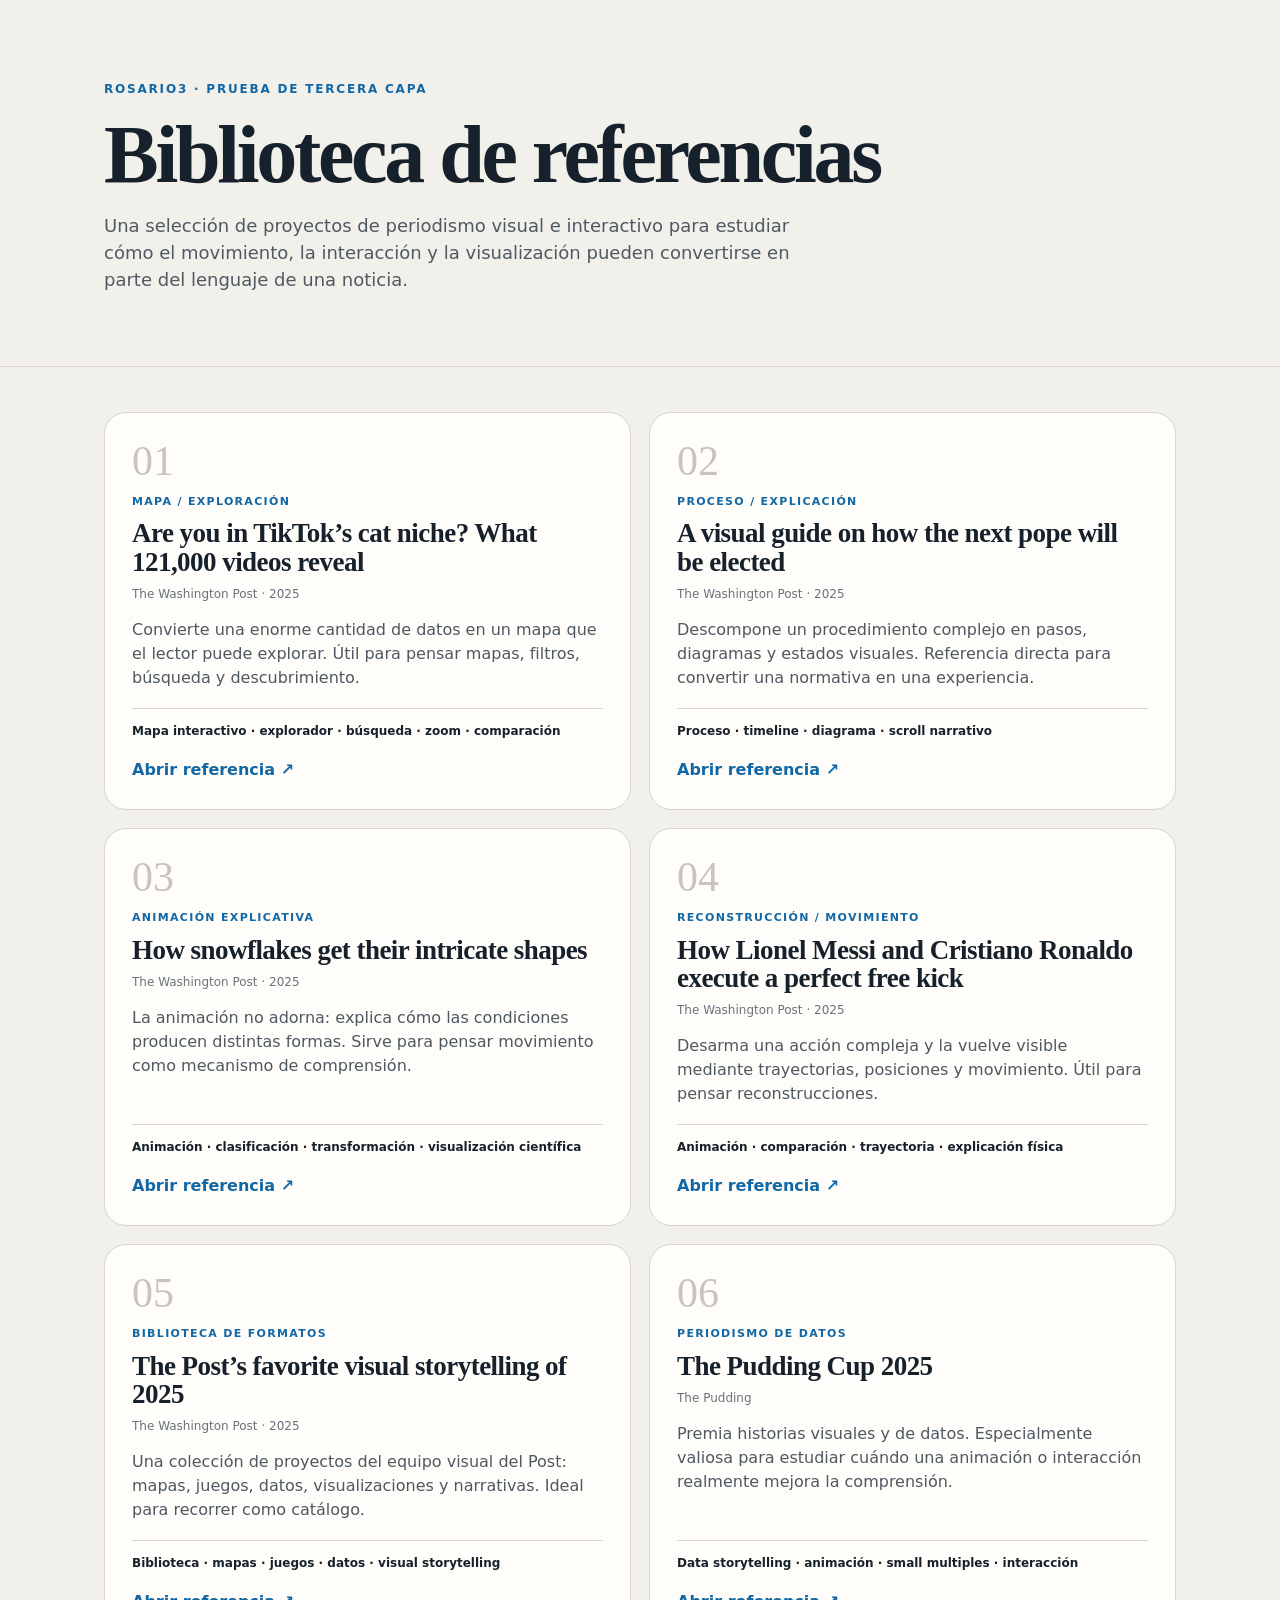
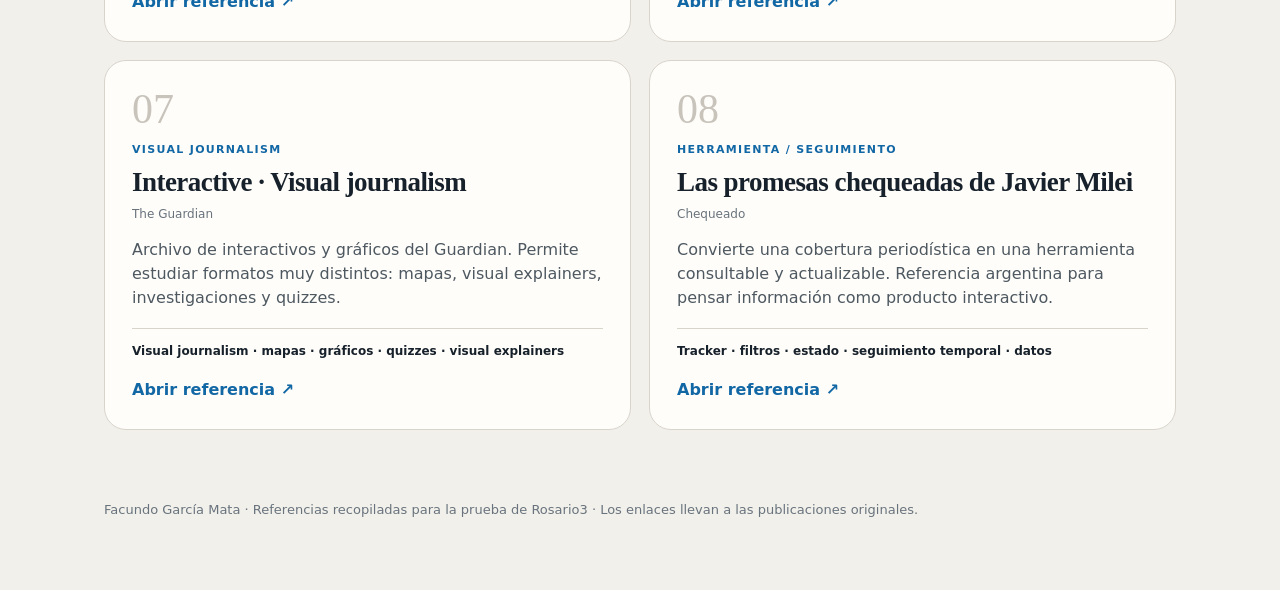
<file: preview.html>
<!doctype html><html lang="es"><head><meta charset="utf-8"><meta name="viewport" content="width=device-width,initial-scale=1">
<title>Referencias · Tercera capa editorial</title>
<style>
:root{--bg:#f2f0eb;--paper:#fffdf9;--ink:#17212b;--muted:#68737d;--line:#d8d4cc;--blue:#1267a5}
*{box-sizing:border-box}body{margin:0;background:var(--bg);color:var(--ink);font-family:Inter,system-ui,-apple-system,"Segoe UI",sans-serif;line-height:1.5}.wrap{max-width:1120px;margin:auto;padding:0 24px}
header{padding:80px 0 55px;border-bottom:1px solid var(--line)}.kicker{font-size:12px;font-weight:900;letter-spacing:.15em;text-transform:uppercase;color:var(--blue)}
h1{font-family:Georgia,serif;font-size:clamp(48px,7vw,82px);line-height:.95;letter-spacing:-.04em;margin:18px 0;max-width:900px}.intro{font-size:18px;color:#4f5961;max-width:720px}
.grid{display:grid;grid-template-columns:repeat(2,1fr);gap:18px;padding:45px 0 70px}.card{background:var(--paper);border:1px solid var(--line);border-radius:22px;padding:27px;display:flex;flex-direction:column;min-height:320px;transition:transform .2s,box-shadow .2s}.card:hover{transform:translateY(-3px);box-shadow:0 15px 35px rgba(20,30,40,.08)}
.num{font-family:Georgia,serif;font-size:42px;line-height:1;color:#c8c4bc}.category{font-size:11px;font-weight:900;letter-spacing:.12em;text-transform:uppercase;color:var(--blue);margin-top:12px}
h2{font-family:Georgia,serif;font-size:27px;line-height:1.05;letter-spacing:-.02em;margin:9px 0}.source{font-size:12px;color:var(--muted);margin-bottom:15px}.card p{color:#4d5861;margin:0 0 18px}.formats{font-size:12px;color:var(--ink);font-weight:750;border-top:1px solid var(--line);padding-top:13px;margin-top:auto}.visit{display:inline-block;margin-top:18px;color:var(--blue);font-weight:850;text-decoration:none}.visit:hover{text-decoration:underline}.footer{padding:0 0 70px;color:var(--muted);font-size:13px}
@media(max-width:720px){.grid{grid-template-columns:1fr}header{padding-top:55px}}
</style></head><body>
<header><div class="wrap"><div class="kicker">Rosario3 · prueba de tercera capa</div><h1>Biblioteca de referencias</h1>
<p class="intro">Una selección de proyectos de periodismo visual e interactivo para estudiar cómo el movimiento, la interacción y la visualización pueden convertirse en parte del lenguaje de una noticia.</p></div></header>
<main class="wrap"><div class="grid"><article class="card">
<div class="num">01</div>
<div class="category">Mapa / exploración</div>
<h2>Are you in TikTok’s cat niche? What 121,000 videos reveal</h2>
<div class="source">The Washington Post · 2025</div>
<p>Convierte una enorme cantidad de datos en un mapa que el lector puede explorar. Útil para pensar mapas, filtros, búsqueda y descubrimiento.</p>
<div class="formats">Mapa interactivo · explorador · búsqueda · zoom · comparación</div>
<a class="visit" href="https://www.washingtonpost.com/technology/interactive/2025/tiktok-algorithm-video-map-interests/" target="_blank" rel="noopener">Abrir referencia ↗</a>
</article><article class="card">
<div class="num">02</div>
<div class="category">Proceso / explicación</div>
<h2>A visual guide on how the next pope will be elected</h2>
<div class="source">The Washington Post · 2025</div>
<p>Descompone un procedimiento complejo en pasos, diagramas y estados visuales. Referencia directa para convertir una normativa en una experiencia.</p>
<div class="formats">Proceso · timeline · diagrama · scroll narrativo</div>
<a class="visit" href="https://www.washingtonpost.com/religion/interactive/2025/pope-election-conclave-process/" target="_blank" rel="noopener">Abrir referencia ↗</a>
</article><article class="card">
<div class="num">03</div>
<div class="category">Animación explicativa</div>
<h2>How snowflakes get their intricate shapes</h2>
<div class="source">The Washington Post · 2025</div>
<p>La animación no adorna: explica cómo las condiciones producen distintas formas. Sirve para pensar movimiento como mecanismo de comprensión.</p>
<div class="formats">Animación · clasificación · transformación · visualización científica</div>
<a class="visit" href="https://www.washingtonpost.com/climate-environment/interactive/2025/how-snowflakes-get-their-intricate-shapes/" target="_blank" rel="noopener">Abrir referencia ↗</a>
</article><article class="card">
<div class="num">04</div>
<div class="category">Reconstrucción / movimiento</div>
<h2>How Lionel Messi and Cristiano Ronaldo execute a perfect free kick</h2>
<div class="source">The Washington Post · 2025</div>
<p>Desarma una acción compleja y la vuelve visible mediante trayectorias, posiciones y movimiento. Útil para pensar reconstrucciones.</p>
<div class="formats">Animación · comparación · trayectoria · explicación física</div>
<a class="visit" href="https://www.washingtonpost.com/sports/interactive/2025/messi-ronaldo-free-kick-explain/" target="_blank" rel="noopener">Abrir referencia ↗</a>
</article><article class="card">
<div class="num">05</div>
<div class="category">Biblioteca de formatos</div>
<h2>The Post’s favorite visual storytelling of 2025</h2>
<div class="source">The Washington Post · 2025</div>
<p>Una colección de proyectos del equipo visual del Post: mapas, juegos, datos, visualizaciones y narrativas. Ideal para recorrer como catálogo.</p>
<div class="formats">Biblioteca · mapas · juegos · datos · visual storytelling</div>
<a class="visit" href="https://www.washingtonpost.com/nation/interactive/2025/washington-post-favorite-visual-stories/" target="_blank" rel="noopener">Abrir referencia ↗</a>
</article><article class="card">
<div class="num">06</div>
<div class="category">Periodismo de datos</div>
<h2>The Pudding Cup 2025</h2>
<div class="source">The Pudding</div>
<p>Premia historias visuales y de datos. Especialmente valiosa para estudiar cuándo una animación o interacción realmente mejora la comprensión.</p>
<div class="formats">Data storytelling · animación · small multiples · interacción</div>
<a class="visit" href="https://pudding.cool/pudding-cup/" target="_blank" rel="noopener">Abrir referencia ↗</a>
</article><article class="card">
<div class="num">07</div>
<div class="category">Visual journalism</div>
<h2>Interactive · Visual journalism</h2>
<div class="source">The Guardian</div>
<p>Archivo de interactivos y gráficos del Guardian. Permite estudiar formatos muy distintos: mapas, visual explainers, investigaciones y quizzes.</p>
<div class="formats">Visual journalism · mapas · gráficos · quizzes · visual explainers</div>
<a class="visit" href="https://www.theguardian.com/interactive" target="_blank" rel="noopener">Abrir referencia ↗</a>
</article><article class="card">
<div class="num">08</div>
<div class="category">Herramienta / seguimiento</div>
<h2>Las promesas chequeadas de Javier Milei</h2>
<div class="source">Chequeado</div>
<p>Convierte una cobertura periodística en una herramienta consultable y actualizable. Referencia argentina para pensar información como producto interactivo.</p>
<div class="formats">Tracker · filtros · estado · seguimiento temporal · datos</div>
<a class="visit" href="https://chequeado.com/promesas/javier-milei" target="_blank" rel="noopener">Abrir referencia ↗</a>
</article></div></main>
<footer class="footer"><div class="wrap">Facundo García Mata · Referencias recopiladas para la prueba de Rosario3 · Los enlaces llevan a las publicaciones originales.</div></footer>
</body></html>
</file>
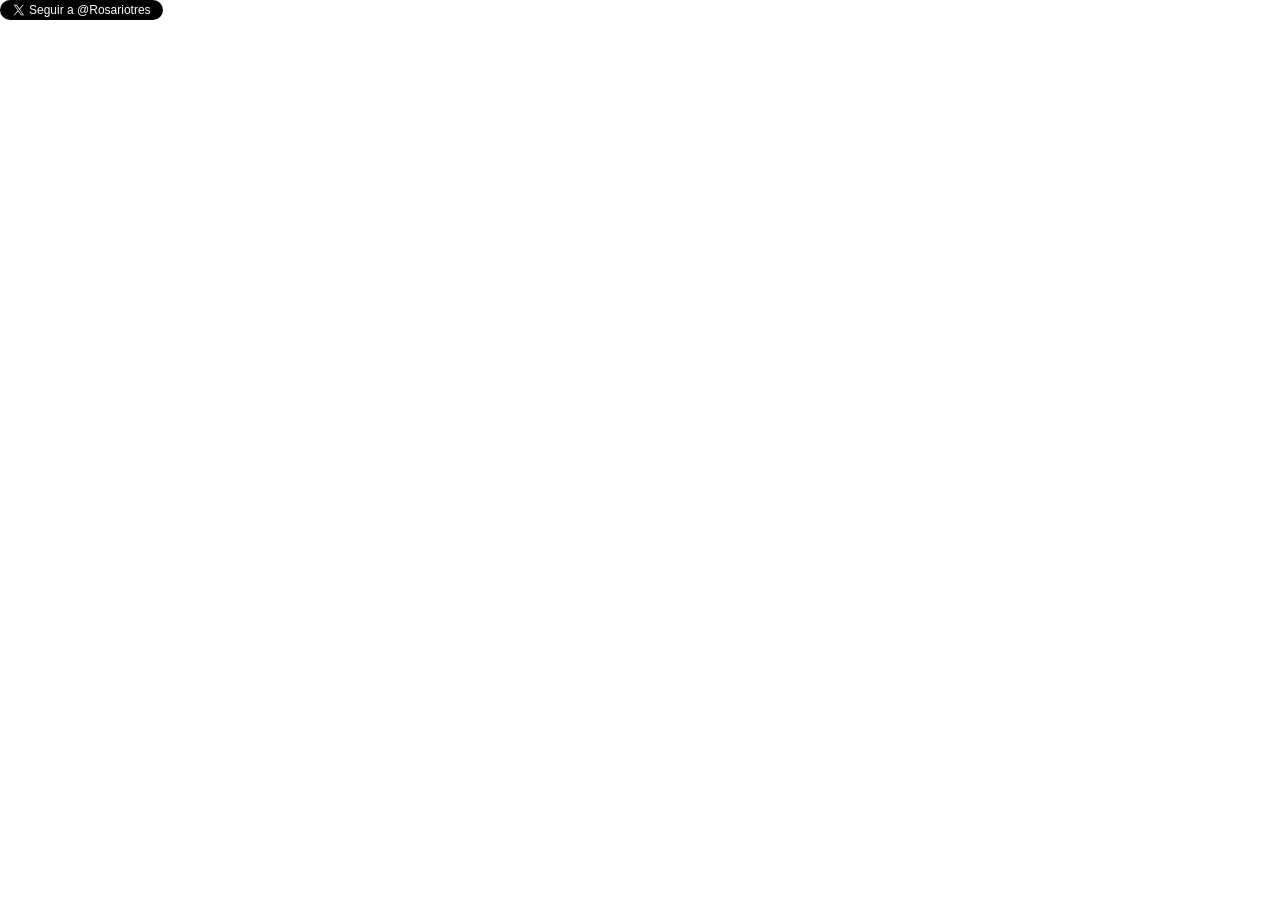
<file: Nuevas reglas para navegar_ el cambio de Prefectura que alcanza a lanchas y motos de agua _ Rosario3_files/follow_button.1227a5674072e080ffb1ba14ac0c1079.es.html>
<!DOCTYPE html>
<!-- saved from url=(0218)https://platform.twitter.com/widgets/follow_button.1227a5674072e080ffb1ba14ac0c1079.es.html#dnt=false&id=twitter-widget-0&lang=es&screen_name=Rosariotres&show_count=false&show_screen_name=true&size=m&time=1788231079892 -->
<html data-scribe="page:button" lang="es" class=" es"><head><meta http-equiv="Content-Type" content="text/html; charset=UTF-8">
  
  <title>X Follow Button</title>
  <!--<base target="_blank">--><base href="." target="_blank">
  <link rel="dns-prefetch" href="https://twitter.com/">
  <link rel="profile" href="http://microformats.org/profile/hcard">
  <style type="text/css">html{margin:0;padding:0;font:normal normal normal 12px/18px 'Helvetica Neue',Arial,sans-serif;color:#333;-webkit-user-select:none;-ms-user-select:none;-moz-user-select:none;user-select:none}body{margin:0;padding:0;background:0 0}a{outline:0;text-decoration:none}body.rtl{direction:rtl}#widget{display:inline-block;white-space:nowrap;overflow:hidden;text-align:left}#count,.btn,.btn .label,.btn-o,.count-o{display:inline-block;vertical-align:top;zoom:1}.btn-o{max-width:100%}.btn{position:relative;height:20px;box-sizing:border-box;padding:1px 12px 1px 12px;background-color:#000;color:#fff;border-radius:9999px;font-weight:500;cursor:pointer}.rtl .btn{padding:1px 12px 1px 12px}.btn:active,.btn:focus,.btn:hover{background-color:#333}.btn:active{box-shadow:inset 0 3px 5px rgba(0,0,0,.1)}.xl .btn:active{box-shadow:inset 0 3px 7px rgba(0,0,0,.1)}.btn i{position:relative;top:2px;display:inline-block;width:14px;height:14px;background:transparent 0 0 no-repeat;background-image:url("data:image/svg+xml,%3C%3Fxml version='1.0' encoding='utf-8'%3F%3E%3Csvg viewBox='0 0 32 32' fill='none' xmlns='http://www.w3.org/2000/svg'%3E%3Crect width='32' height='32' fill='none'/%3E%3Cpath d='M17.9686 14.1623L26.7065 4H24.6358L17.0488 12.8238L10.9891 4H4L13.1634 17.3432L4 28H6.07069L14.0827 18.6817L20.4822 28H27.4714L17.9681 14.1623H17.9686ZM15.1326 17.4607L14.2041 16.132L6.81679 5.55961H9.99723L15.9589 14.0919L16.8873 15.4206L24.6368 26.5113H21.4564L15.1326 17.4612V17.4607Z' fill='white'/%3E%3C/svg%3E%0A")}.btn .label{margin-left:3px;white-space:nowrap}.btn .label b{font-weight:500;white-space:nowrap}.rtl .btn .label{margin-right:3px}.rtl .btn .label b{display:inline-block;direction:ltr}.xl{font-size:13px;line-height:26px}.xl .btn{height:28px;border-radius:9999px;padding:1px 12px 1px 12px}.rtl.xl .btn{padding:1px 12px 1px 12px}.xl .btn i{top:4px;height:18px;width:18px}.xl .btn .label{margin-left:4px}.rtl.xl .btn .label{margin-right:4px}.aria{position:absolute;left:-999em}.rtl .aria{left:auto;right:-999em}.count-o{position:relative;background:#fff;border:#829aab solid 1px;border-radius:4px;visibility:hidden;min-height:18px;min-width:15px;text-align:center}#count{white-space:nowrap;color:#292f33}#count:focus,#count:hover{color:#333;text-decoration:underline}.ncount .count-o{display:none}.count-ready .count-o{visibility:visible}.count-o i,.count-o u{position:absolute;zoom:1;line-height:0;width:0;height:0;left:0;top:50%;margin:-4px 0 0 -4px;border:4px transparent solid;border-right-color:#829aab;border-left:0}.count-o u{margin-left:-3px;border-right-color:#fff}.rtl .count-o i,.rtl .count-o u{left:auto;right:0;margin:-4px -4px 0 0;border:4px transparent solid;border-left-color:#829aab;border-right:0}.rtl .count-o u{margin-right:-3px;border-left-color:#fff}.hcount .count-o{margin:0 0 0 5px}.hcount.rtl .count-o{margin:0 5px 0 0}.hcount #count{padding:0 8px}.xl .count-o{font-size:11px;border-radius:4px}.xl.hcount .count-o{margin:0 0 0 6px}.xl.rtl.hcount .count-o{margin:0 6px 0 0}.xl.hcount .count-o i,.xl.hcount .count-o u{margin:-5px 0 0 -5px;border-width:5px 5px 5px 0}.xl.hcount .count-o u{margin-left:-4px}.xl.rtl.hcount .count-o i,.xl.rtl.hcount .count-o u{margin:-5px -5px 0 0;border-width:5px 0 5px 5px}.xl.rtl.hcount .count-o u{margin-right:-4px}.xl #count{padding:0 8px}</style>
</head>
<body data-scribe="section:follow" class=" ltr ready ncount">
<div id="crx-mouse-redesign-content-root" style="position: fixed; top: 0px; left: 0px; width: 0px; height: 0px; overflow: visible; z-index: 2147483647; pointer-events: none;"></div><div id="widget">
  <div class="btn-o" contextmenu="menu" data-scribe="component:button"><a id="follow-button" class="btn" title="Seguir a @Rosariotres en X" href="https://x.com/intent/follow?original_referer=https%3A%2F%2Fwww.rosario3.com%2F&amp;ref_src=twsrc%5Etfw%7Ctwcamp%5Ebuttonembed%7Ctwterm%5Efollow%7Ctwgr%5ERosariotres&amp;region=follow_link&amp;screen_name=Rosariotres"><i></i><span class="label" id="l">Seguir a <b>@Rosariotres</b></span></a></div><div class="count-o" id="c" data-scribe="component:count"><i></i><u></u><a id="count" class="note" href="https://x.com/intent/user?original_referer=https%3A%2F%2Fwww.rosario3.com%2F&amp;ref_src=twsrc%5Etfw%7Ctwcamp%5Ebuttonembed%7Ctwterm%5Efollow%7Ctwgr%5ERosariotres&amp;region=count_link&amp;screen_name=Rosariotres"></a></div>
</div>
<div style="display:none">
  <menu type="context" id="menu" data-scribe="component:contextmenu">
    <menuitem id="m-follow" label="Follow user"></menuitem>
    <menuitem id="m-profile" label="View user on X"></menuitem>
    <menuitem id="m-tweet" label="Send post to user"></menuitem>
  </menu>
</div>
<script type="text/javascript">/* eslint-disable */

window.__twttr = window.__twttr || {};
/* by pass jshint unicode warning for translations */
var i18n = {"es":{"%{followers_count} followers":"%{followers_count} seguidores","%{name} on Twitter":"%{name} en Twitter","10k unit":"unidad de 10 mil","Follow":"Seguir","Follow %{name} on Twitter":"Sigue a %{name} en Twitter","Follow %{screen_name}":"Seguir a %{screen_name}","K":"k","This page has been shared %{tweets} times. View these Tweets.":"Esta página ha sido compartida %{tweets} veces. Ver estos Tweets.","Tweet":"Twittear","Tweet %{hashtag}":"Twittear %{hashtag}","Tweet to %{name}":"Twittear a %{name}","You are following %{name} on Twitter":"Estás siguiendo a %{name} en Twitter","Post":"Post","View user on X":"Ver usuario en X","View your profile on X":"Ver tu perfil en X","Post to %{name}":"Postear en %{name}","Follow %{name} on X":"Seguir a %{name} en X","You are following %{name} on X":"Sigues a %{name} en X","Post %{hashtag}":"Postear %{hashtag}","%{name} on X":"%{name} en X","Send post to user":"Enviar post al usuario"}};
window._ = function (s, reps) {
  s = (__twttr.lang && i18n[__twttr.lang] && i18n[__twttr.lang][s]) || s;
  if (!reps) return s;
  return s.replace(/\%\{([a-z0-9_]+)\}/gi, function (m, k) {
    return reps[k] || m;
  });
};
</script>
<script type="text/javascript">Function&&Function.prototype&&Function.prototype.bind&&(/(MSIE ([6789]|10|11))|Trident/.test(navigator.userAgent)||function(t){var e={};function n(r){if(e[r])return e[r].exports;var o=e[r]={i:r,l:!1,exports:{}};return t[r].call(o.exports,o,o.exports,n),o.l=!0,o.exports}n.m=t,n.c=e,n.d=function(t,e,r){n.o(t,e)||Object.defineProperty(t,e,{enumerable:!0,get:r})},n.r=function(t){"undefined"!=typeof Symbol&&Symbol.toStringTag&&Object.defineProperty(t,Symbol.toStringTag,{value:"Module"}),Object.defineProperty(t,"__esModule",{value:!0})},n.t=function(t,e){if(1&e&&(t=n(t)),8&e)return t;if(4&e&&"object"==typeof t&&t&&t.__esModule)return t;var r=Object.create(null);if(n.r(r),Object.defineProperty(r,"default",{enumerable:!0,value:t}),2&e&&"string"!=typeof t)for(var o in t)n.d(r,o,function(e){return t[e]}.bind(null,o));return r},n.n=function(t){var e=t&&t.__esModule?function(){return t.default}:function(){return t};return n.d(e,"a",e),e},n.o=function(t,e){return Object.prototype.hasOwnProperty.call(t,e)},n.p="https://platform.twitter.com/",n(n.s=108)}([,,function(t,e,n){var r=n(3);function o(t,e){var n;for(n in t)t.hasOwnProperty&&!t.hasOwnProperty(n)||e(n,t[n]);return t}function i(t){return{}.toString.call(t).match(/\s([a-zA-Z]+)/)[1].toLowerCase()}function s(t){return t===Object(t)}function c(t){var e;if(!s(t))return!1;if(Object.keys)return!Object.keys(t).length;for(e in t)if(t.hasOwnProperty(e))return!1;return!0}function u(t){return t?Array.prototype.slice.call(t):[]}t.exports={aug:function(t){return u(arguments).slice(1).forEach(function(e){o(e,function(e,n){t[e]=n})}),t},async:function(t,e){r.setTimeout(function(){t.call(e||null)},0)},compact:function t(e){return o(e,function(n,r){s(r)&&(t(r),c(r)&&delete e[n]),void 0!==r&&null!==r&&""!==r||delete e[n]}),e},contains:function(t,e){return!(!t||!t.indexOf)&&t.indexOf(e)>-1},forIn:o,isObject:s,isEmptyObject:c,toType:i,isType:function(t,e){return t==i(e)},toRealArray:u}},function(t,e){t.exports=window},,function(t,e){t.exports=location},function(t,e){t.exports=document},,function(t,e,n){var r=n(13),o=n(2);function i(t){return encodeURIComponent(t).replace(/\+/g,"%2B").replace(/'/g,"%27")}function s(t){return decodeURIComponent(t)}function c(t){var e=[];return o.forIn(t,function(t,n){var s=i(t);o.isType("array",n)||(n=[n]),n.forEach(function(t){r.hasValue(t)&&e.push(s+"="+i(t))})}),e.sort().join("&")}function u(t){var e={};return t?(t.split("&").forEach(function(t){var n=t.split("="),r=s(n[0]),i=s(n[1]);if(2==n.length){if(!o.isType("array",e[r]))return r in e?(e[r]=[e[r]],void e[r].push(i)):void(e[r]=i);e[r].push(i)}}),e):{}}t.exports={url:function(t,e){return c(e).length>0?o.contains(t,"?")?t+"&"+c(e):t+"?"+c(e):t},decodeURL:function(t){var e=t&&t.split("?");return 2==e.length?u(e[1]):{}},decode:u,encode:c,encodePart:i,decodePart:s}},,function(t,e,n){var r=n(3),o=n(11),i=n(23);o.hasPromiseSupport()||(r.Promise=i),t.exports=r.Promise},function(t,e,n){var r=n(6),o=n(22),i=n(3),s=n(2),c=o.userAgent;function u(t){return/(Trident|MSIE|Edge[/ ]?\d)/.test(t=t||c)}t.exports={retina:function(t){return(t=t||i).devicePixelRatio?t.devicePixelRatio>=1.5:!!t.matchMedia&&t.matchMedia("only screen and (min-resolution: 144dpi)").matches},anyIE:u,ie9:function(t){return/MSIE 9/.test(t=t||c)},ie10:function(t){return/MSIE 10/.test(t=t||c)},ios:function(t){return/(iPad|iPhone|iPod)/.test(t=t||c)},android:function(t){return/^Mozilla\/5\.0 \(Linux; (U; )?Android/.test(t=t||c)},canPostMessage:function(t,e){return t=t||i,e=e||c,t.postMessage&&!(u(e)&&t.opener)},touch:function(t,e,n){return t=t||i,e=e||o,n=n||c,"ontouchstart"in t||/Opera Mini/.test(n)||e.msMaxTouchPoints>0},cssTransitions:function(){var t=r.body.style;return void 0!==t.transition||void 0!==t.webkitTransition||void 0!==t.mozTransition||void 0!==t.oTransition||void 0!==t.msTransition},hasPromiseSupport:function(){return!!(i.Promise&&i.Promise.resolve&&i.Promise.reject&&i.Promise.all&&i.Promise.race&&(new i.Promise(function(e){t=e}),s.isType("function",t)));var t},hasIntersectionObserverSupport:function(){return!!i.IntersectionObserver},hasPerformanceInformation:function(){return i.performance&&i.performance.getEntriesByType}}},,function(t,e,n){var r=n(2),o=[!0,1,"1","on","ON","true","TRUE","yes","YES"],i=[!1,0,"0","off","OFF","false","FALSE","no","NO"];function s(t){return void 0!==t&&null!==t&&""!==t}function c(t){return a(t)&&t%1==0}function u(t){return a(t)&&!c(t)}function a(t){return s(t)&&!isNaN(t)}function f(t){return r.contains(i,t)}function l(t){return r.contains(o,t)}t.exports={hasValue:s,isInt:c,isFloat:u,isNumber:a,isString:function(t){return"string"===r.toType(t)},isArray:function(t){return s(t)&&"array"==r.toType(t)},isTruthValue:l,isFalseValue:f,asInt:function(t){if(c(t))return parseInt(t,10)},asFloat:function(t){if(u(t))return t},asNumber:function(t){if(a(t))return t},asBoolean:function(t){return!(!s(t)||!l(t)&&(f(t)||!t))}}},function(t,e,n){var r=n(50);t.exports=new r("__twttr")},function(t,e,n){var r=n(8),o=/(?:^|(?:https?:)?\/\/(?:www\.)?(?:x|twitter)\.com(?::\d+)?(?:\/intent\/(?:follow|user)\/?\?screen_name=|(?:\/#!)?\/))@?([\w]+)(?:\?|&|$)/i,i=/(?:^|(?:https?:)?\/\/(?:www\.)?(?:x|twitter)\.com(?::\d+)?\/(?:#!\/)?[\w_]+\/status(?:es)?\/)(\d+)/i,s=/^http(s?):\/\/(\w+\.)*(?:x|twitter)\.com([:/]|$)/i,c=/^http(s?):\/\/(ton|pbs)\.twimg\.com/,u=/^#?([^.,<>!\s/#\-()'"]+)$/,a=/(?:x|twitter)\.com(?::\d{2,4})?\/intent\/(\w+)/,f=/^https?:\/\/(?:www\.)?(?:x|twitter)\.com\/\w+\/timelines\/(\d+)/i,l=/^https?:\/\/(?:www\.)?(?:x|twitter)\.com\/i\/moments\/(\d+)/i,p=/^https?:\/\/(?:www\.)?(?:x|twitter)\.com\/(\w+)\/(?:likes|favorites)/i,d=/^https?:\/\/(?:www\.)?(?:x|twitter)\.com\/(\w+)\/lists\/([\w-%]+)/i,h=/^https?:\/\/(?:www\.)?(?:x|twitter)\.com\/i\/live\/(\d+)/i,m=/^https?:\/\/syndication\.(?:x|twitter)\.com\/settings/i,g=/^https?:\/\/(localhost|platform)\.(?:x|twitter)\.com(?::\d+)?\/widgets\/widget_iframe\.(.+)/i,v=/^https?:\/\/(?:www\.)?(?:x|twitter)\.com\/search\?q=(\w+)/i;function w(t){return"string"==typeof t&&o.test(t)&&RegExp.$1.length<=20}function y(t){if(w(t))return RegExp.$1}function _(t,e){var n=r.decodeURL(t);if(e=e||!1,n.screen_name=y(t),n.screen_name)return r.url("https://x.com/intent/"+(e?"follow":"user"),n)}function b(t){return"string"==typeof t&&u.test(t)}function x(t){return"string"==typeof t&&i.test(t)}t.exports={isHashTag:b,hashTag:function(t,e){if(e=void 0===e||e,b(t))return(e?"#":"")+RegExp.$1},isScreenName:w,screenName:y,isStatus:x,status:function(t){return x(t)&&RegExp.$1},intentForProfileURL:_,intentForFollowURL:function(t){return _(t,!0)},isTwitterURL:function(t){return s.test(t)},isTwimgURL:function(t){return c.test(t)},isIntentURL:function(t){return a.test(t)},isSettingsURL:function(t){return m.test(t)},isWidgetIframeURL:function(t){return g.test(t)},isSearchUrl:function(t){return v.test(t)},regexen:{profile:o},momentId:function(t){return l.test(t)&&RegExp.$1},collectionId:function(t){return f.test(t)&&RegExp.$1},intentType:function(t){return a.test(t)&&RegExp.$1},likesScreenName:function(t){return p.test(t)&&RegExp.$1},listScreenNameAndSlug:function(t){var e,n,r;if(d.test(t)){e=RegExp.$1,n=RegExp.$2;try{r=decodeURIComponent(n)}catch(t){}return{ownerScreenName:e,slug:r||n}}return!1},eventId:function(t){return h.test(t)&&RegExp.$1}}},function(t,e,n){var r=n(3).JSON;t.exports={stringify:r.stringify||r.encode,parse:r.parse||r.decode}},,,,,function(t,e,n){var r=n(6),o=n(5),i=n(43),s=n(45),c=n(13),u=n(46),a=!1,f=/https?:\/\/([^/]+).*/i;t.exports={setOn:function(){a=!0},enabled:function(t,e){return!!(a||c.asBoolean(u.val("dnt"))||s.isUrlSensitive(e||o.host)||i.isFramed()&&s.isUrlSensitive(i.rootDocumentLocation())||(t=f.test(t||r.referrer)&&RegExp.$1)&&s.isUrlSensitive(t))}}},function(t,e){t.exports=navigator},function(t,e,n){
/*!
 * @overview es6-promise - a tiny implementation of Promises/A+.
 * @copyright Copyright (c) 2014 Yehuda Katz, Tom Dale, Stefan Penner and contributors (Conversion to ES6 API by Jake Archibald)
 * @license   Licensed under MIT license
 *            See https://raw.githubusercontent.com/stefanpenner/es6-promise/master/LICENSE
 * @version   v4.2.5+7f2b526d
 */var r;r=function(){"use strict";function t(t){return"function"==typeof t}var e=Array.isArray?Array.isArray:function(t){return"[object Array]"===Object.prototype.toString.call(t)},n=0,r=void 0,o=void 0,i=function(t,e){p[n]=t,p[n+1]=e,2===(n+=2)&&(o?o(d):w())},s="undefined"!=typeof window?window:void 0,c=s||{},u=c.MutationObserver||c.WebKitMutationObserver,a="undefined"==typeof self&&"undefined"!=typeof process&&"[object process]"==={}.toString.call(process),f="undefined"!=typeof Uint8ClampedArray&&"undefined"!=typeof importScripts&&"undefined"!=typeof MessageChannel;function l(){var t=setTimeout;return function(){return t(d,1)}}var p=new Array(1e3);function d(){for(var t=0;t<n;t+=2)(0,p[t])(p[t+1]),p[t]=void 0,p[t+1]=void 0;n=0}var h,m,g,v,w=void 0;function y(t,e){var n=this,r=new this.constructor(x);void 0===r[b]&&M(r);var o=n._state;if(o){var s=arguments[o-1];i(function(){return k(o,r,s,n._result)})}else A(n,r,t,e);return r}function _(t){if(t&&"object"==typeof t&&t.constructor===this)return t;var e=new this(x);return P(e,t),e}a?w=function(){return process.nextTick(d)}:u?(m=0,g=new u(d),v=document.createTextNode(""),g.observe(v,{characterData:!0}),w=function(){v.data=m=++m%2}):f?((h=new MessageChannel).port1.onmessage=d,w=function(){return h.port2.postMessage(0)}):w=void 0===s?function(){try{var t=Function("return this")().require("vertx");return void 0!==(r=t.runOnLoop||t.runOnContext)?function(){r(d)}:l()}catch(t){return l()}}():l();var b=Math.random().toString(36).substring(2);function x(){}var E=void 0,T=1,R=2,S={error:null};function O(t){try{return t.then}catch(t){return S.error=t,S}}function I(e,n,r){n.constructor===e.constructor&&r===y&&n.constructor.resolve===_?function(t,e){e._state===T?j(t,e._result):e._state===R?U(t,e._result):A(e,void 0,function(e){return P(t,e)},function(e){return U(t,e)})}(e,n):r===S?(U(e,S.error),S.error=null):void 0===r?j(e,n):t(r)?function(t,e,n){i(function(t){var r=!1,o=function(t,e,n,r){try{t.call(e,n,r)}catch(t){return t}}(n,e,function(n){r||(r=!0,e!==n?P(t,n):j(t,n))},function(e){r||(r=!0,U(t,e))},t._label);!r&&o&&(r=!0,U(t,o))},t)}(e,n,r):j(e,n)}function P(t,e){var n,r;t===e?U(t,new TypeError("You cannot resolve a promise with itself")):(r=typeof(n=e),null===n||"object"!==r&&"function"!==r?j(t,e):I(t,e,O(e)))}function L(t){t._onerror&&t._onerror(t._result),N(t)}function j(t,e){t._state===E&&(t._result=e,t._state=T,0!==t._subscribers.length&&i(N,t))}function U(t,e){t._state===E&&(t._state=R,t._result=e,i(L,t))}function A(t,e,n,r){var o=t._subscribers,s=o.length;t._onerror=null,o[s]=e,o[s+T]=n,o[s+R]=r,0===s&&t._state&&i(N,t)}function N(t){var e=t._subscribers,n=t._state;if(0!==e.length){for(var r=void 0,o=void 0,i=t._result,s=0;s<e.length;s+=3)r=e[s],o=e[s+n],r?k(n,r,o,i):o(i);t._subscribers.length=0}}function k(e,n,r,o){var i=t(r),s=void 0,c=void 0,u=void 0,a=void 0;if(i){if((s=function(t,e){try{return t(e)}catch(t){return S.error=t,S}}(r,o))===S?(a=!0,c=s.error,s.error=null):u=!0,n===s)return void U(n,new TypeError("A promises callback cannot return that same promise."))}else s=o,u=!0;n._state!==E||(i&&u?P(n,s):a?U(n,c):e===T?j(n,s):e===R&&U(n,s))}var C=0;function M(t){t[b]=C++,t._state=void 0,t._result=void 0,t._subscribers=[]}var F=function(){function t(t,n){this._instanceConstructor=t,this.promise=new t(x),this.promise[b]||M(this.promise),e(n)?(this.length=n.length,this._remaining=n.length,this._result=new Array(this.length),0===this.length?j(this.promise,this._result):(this.length=this.length||0,this._enumerate(n),0===this._remaining&&j(this.promise,this._result))):U(this.promise,new Error("Array Methods must be provided an Array"))}return t.prototype._enumerate=function(t){for(var e=0;this._state===E&&e<t.length;e++)this._eachEntry(t[e],e)},t.prototype._eachEntry=function(t,e){var n=this._instanceConstructor,r=n.resolve;if(r===_){var o=O(t);if(o===y&&t._state!==E)this._settledAt(t._state,e,t._result);else if("function"!=typeof o)this._remaining--,this._result[e]=t;else if(n===D){var i=new n(x);I(i,t,o),this._willSettleAt(i,e)}else this._willSettleAt(new n(function(e){return e(t)}),e)}else this._willSettleAt(r(t),e)},t.prototype._settledAt=function(t,e,n){var r=this.promise;r._state===E&&(this._remaining--,t===R?U(r,n):this._result[e]=n),0===this._remaining&&j(r,this._result)},t.prototype._willSettleAt=function(t,e){var n=this;A(t,void 0,function(t){return n._settledAt(T,e,t)},function(t){return n._settledAt(R,e,t)})},t}(),D=function(){function e(t){this[b]=C++,this._result=this._state=void 0,this._subscribers=[],x!==t&&("function"!=typeof t&&function(){throw new TypeError("You must pass a resolver function as the first argument to the promise constructor")}(),this instanceof e?function(t,e){try{e(function(e){P(t,e)},function(e){U(t,e)})}catch(e){U(t,e)}}(this,t):function(){throw new TypeError("Failed to construct 'Promise': Please use the 'new' operator, this object constructor cannot be called as a function.")}())}return e.prototype.catch=function(t){return this.then(null,t)},e.prototype.finally=function(e){var n=this.constructor;return t(e)?this.then(function(t){return n.resolve(e()).then(function(){return t})},function(t){return n.resolve(e()).then(function(){throw t})}):this.then(e,e)},e}();return D.prototype.then=y,D.all=function(t){return new F(this,t).promise},D.race=function(t){var n=this;return e(t)?new n(function(e,r){for(var o=t.length,i=0;i<o;i++)n.resolve(t[i]).then(e,r)}):new n(function(t,e){return e(new TypeError("You must pass an array to race."))})},D.resolve=_,D.reject=function(t){var e=new this(x);return U(e,t),e},D._setScheduler=function(t){o=t},D._setAsap=function(t){i=t},D._asap=i,D.polyfill=function(){var t=void 0;if("undefined"!=typeof global)t=global;else if("undefined"!=typeof self)t=self;else try{t=Function("return this")()}catch(t){throw new Error("polyfill failed because global object is unavailable in this environment")}var e=t.Promise;if(e){var n=null;try{n=Object.prototype.toString.call(e.resolve())}catch(t){}if("[object Promise]"===n&&!e.cast)return}t.Promise=D},D.Promise=D,D},t.exports=r()},function(t,e,n){var r=n(10);t.exports=function(){var t=this;this.promise=new r(function(e,n){t.resolve=e,t.reject=n})}},,,,,,,,,,,,,function(t,e,n){var r,o,i,s=n(8);r=function(t){var e=t.search.substr(1);return s.decode(e)},o=function(t){var e=t.href,n=e.indexOf("#"),r=n<0?"":e.substring(n+1);return s.decode(r)},i=function(t){var e,n={},i=r(t),s=o(t);for(e in i)i.hasOwnProperty(e)&&(n[e]=i[e]);for(e in s)s.hasOwnProperty(e)&&(n[e]=s[e]);return n},t.exports={combined:i,fromQuery:r,fromFragment:o}},function(t,e,n){var r=n(39),o=n(8),i=n(41),s=n(51),c=n(2),u=n(14),a=n(10),f=u.get("scribeCallback"),l=2083,p=[],d=o.url(i.CLIENT_EVENT_ENDPOINT,{dnt:0,l:""}),h=encodeURIComponent(d).length;function m(t,e,n,r,o){var u=!c.isObject(t),l=!!e&&!c.isObject(e);if(!u&&!l)return f&&f(arguments),e=e||{},a.resolve(g(i.formatClientEventNamespace(t),i.formatClientEventData(e,n,r),s.settingsScribe(),o))}function g(t,e,n,s){var u;n&&c.isObject(t)&&c.isObject(e)&&(r.log(t,e),u=i.flattenClientEventPayload(t,e),s=c.aug({},s,{l:i.stringify(u)}),u.dnt&&(s.dnt=1),w(o.url(n,s)))}function v(t){return p.push(t),p}function w(t){return(new Image).src=t}t.exports={canFlushOneItem:function(t){var e=i.stringify(t),n=encodeURIComponent(e).length+3;return h+n<l},_enqueueRawObject:v,scribe:g,clientEvent:m,enqueueClientEvent:function(t,e,n,r){var o=!c.isObject(t),s=!!e&&!c.isObject(e);if(!o&&!s)return v(i.flattenClientEventPayload(i.formatClientEventNamespace(t),i.formatClientEventData(e,n,r)))},interaction:function(t,e,n,r){var o=i.extractTermsFromDOM(t.target||t.srcElement);return o.action=r||"click",m(o,e,n)},placePixel:w}},function(t,e,n){n(40),t.exports={log:function(t,e){}}},function(t,e,n){var r=n(5),o=n(3),i=n(2),s={},c=i.contains(r.href,"tw_debug=true");function u(){}function a(){}function f(){return o.performance&&+o.performance.now()||+new Date}function l(t,e){if(o.console&&o.console[t])switch(e.length){case 1:o.console[t](e[0]);break;case 2:o.console[t](e[0],e[1]);break;case 3:o.console[t](e[0],e[1],e[2]);break;case 4:o.console[t](e[0],e[1],e[2],e[3]);break;case 5:o.console[t](e[0],e[1],e[2],e[3],e[4]);break;default:0!==e.length&&o.console.warn&&o.console.warn("too many params passed to logger."+t)}}t.exports={devError:u,devInfo:a,devObject:function(t,e){},publicError:function(){l("error",i.toRealArray(arguments))},publicLog:function(){l("info",i.toRealArray(arguments))},publicWarn:function(){l("warn",i.toRealArray(arguments))},time:function(t){c&&(s[t]=f())},timeEnd:function(t){c&&s[t]&&(f(),s[t])}}},function(t,e,n){var r=n(42),o=n(6),i=n(21),s=n(47),c=n(49),u=n(16),a=n(14),f=n(15),l=n(2),p=1,d=r.version,h=a.get("clientEventEndpoint")||"https://syndication.twitter.com/i/jot";function m(t){return l.aug({client:"tfw"},t||{})}function g(t,e,n){return e=e||{},l.aug({},e,{_category_:t,triggered_on:e.triggered_on||+new Date,dnt:i.enabled(n)})}t.exports={extractTermsFromDOM:function t(e,n){var r;return n=n||{},e&&e.nodeType===Node.ELEMENT_NODE?((r=e.getAttribute("data-scribe"))&&r.split(" ").forEach(function(t){var e=t.trim().split(":"),r=e[0],o=e[1];r&&o&&!n[r]&&(n[r]=o)}),t(e.parentNode,n)):n},clickEventElement:function(t){var e=s.closest("[data-expanded-url]",t),n=e&&e.getAttribute("data-expanded-url");return n&&f.isTwitterURL(n)?"twitter_url":"url"},flattenClientEventPayload:function(t,e){return l.aug({},e,{event_namespace:t})},formatGenericEventData:g,formatClientEventData:function(t,e,n){var r=t&&t.widget_origin||o.referrer;return(t=g("tfw_client_event",t,r)).client_version=d,t.format_version=void 0!==n?n:1,e||(t.widget_origin=r),t},formatClientEventNamespace:m,formatHorizonTweetData:function(t){var e={item_ids:[],item_details:{}};return e.item_ids.push(t),e.item_details[t]={item_type:c.TWEET},e},formatTweetAssociation:function(t,e){var n={};return(e=e||{}).association_namespace=m(t),n[p]=e,n},noticeSeen:function(t){return"notice"===t.element&&"seen"===t.action},splitLogEntry:function(t){var e,n,r,o,i;return t.item_ids&&t.item_ids.length>1?(e=Math.floor(t.item_ids.length/2),n=t.item_ids.slice(0,e),r={},o=t.item_ids.slice(e),i={},n.forEach(function(e){r[e]=t.item_details[e]}),o.forEach(function(e){i[e]=t.item_details[e]}),[l.aug({},t,{item_ids:n,item_details:r}),l.aug({},t,{item_ids:o,item_details:i})]):[t]},stringify:function(t){var e,n=Array.prototype.toJSON;return delete Array.prototype.toJSON,e=u.stringify(t),n&&(Array.prototype.toJSON=n),e},CLIENT_EVENT_ENDPOINT:h,RUFOUS_REDIRECT:"https://platform.twitter.com/jot.html"}},function(t){t.exports={version:"6a3ad42b224df:1778106238597"}},function(t,e,n){var r=n(5),o=n(44),i=n(2),s=o.getCanonicalURL()||r.href,c=s;t.exports={isFramed:function(){return s!==c},rootDocumentLocation:function(t){return t&&i.isType("string",t)&&(s=t),s},currentDocumentLocation:function(){return c}}},function(t,e,n){var r=n(6),o=n(5),i=n(15);function s(t,e){var n,r;return e=e||o,/^https?:\/\//.test(t)?t:/^\/\//.test(t)?e.protocol+t:(n=e.host+(e.port.length?":"+e.port:""),0!==t.indexOf("/")&&((r=e.pathname.split("/")).pop(),r.push(t),t="/"+r.join("/")),[e.protocol,"//",n,t].join(""))}t.exports={absolutize:s,getCanonicalURL:function(){for(var t,e=r.getElementsByTagName("link"),n=0;e[n];n++)if("canonical"==(t=e[n]).rel)return s(t.href)},getScreenNameFromPage:function(){for(var t,e,n,o=[r.getElementsByTagName("a"),r.getElementsByTagName("link")],s=0,c=0,u=/\bme\b/;t=o[s];s++)for(c=0;e=t[c];c++)if(u.test(e.rel)&&(n=i.screenName(e.href)))return n},getHostname:function(t){var e=r.createElement("a");return e.setAttribute("href",t),e.hostname}}},function(t,e,n){var r=n(5),o=/^[^#?]*\.(gov|mil)(:\d+)?([#?].*)?$/i,i={};function s(t){return t in i?i[t]:i[t]=o.test(t)}t.exports={isUrlSensitive:s,isHostPageSensitive:function(){return s(r.host)}}},function(t,e,n){var r,o=n(6);function i(t){var e,n,i,s=0;for(r={},e=(t=t||o).getElementsByTagName("meta");e[s];s++){if(n=e[s],/^twitter:/.test(n.getAttribute("name")))i=n.getAttribute("name").replace(/^twitter:/,"");else{if(!/^twitter:/.test(n.getAttribute("property")))continue;i=n.getAttribute("property").replace(/^twitter:/,"")}r[i]=n.getAttribute("content")||n.getAttribute("value")}}i(),t.exports={init:i,val:function(t){return r[t]}}},function(t,e,n){var r=n(2),o=n(48);t.exports={closest:function t(e,n,i){var s;if(n)return i=i||n&&n.ownerDocument,s=r.isType("function",e)?e:function(t){return function(e){return!!e.tagName&&o(e,t)}}(e),n===i?s(n)?n:void 0:s(n)?n:t(s,n.parentNode,i)}}},function(t,e,n){var r=n(3).HTMLElement,o=r.prototype.matches||r.prototype.matchesSelector||r.prototype.webkitMatchesSelector||r.prototype.mozMatchesSelector||r.prototype.msMatchesSelector||r.prototype.oMatchesSelector;t.exports=function(t,e){if(o)return o.call(t,e)}},function(t){t.exports={TWEET:0,RETWEET:10,CUSTOM_TIMELINE:17,LIVE_VIDEO_EVENT:28,QUOTE_TWEET:23}},function(t,e,n){var r=n(3),o=n(2);function i(t){return o.isType("string",t)?t.split("."):o.isType("array",t)?t:[]}function s(t,e){(e=e||r)[t]=e[t]||{},Object.defineProperty(this,"base",{value:e[t]}),Object.defineProperty(this,"name",{value:t})}o.aug(s.prototype,{get:function(t){return i(t).reduce(function(t,e){if(o.isObject(t))return t[e]},this.base)},set:function(t,e,n){var r=i(t),s=function(t,e){var n=i(e).slice(0,-1);return n.reduce(function(t,e,r){if(t[e]=t[e]||{},!o.isObject(t[e]))throw new Error(n.slice(0,r+1).join(".")+" is already defined with a value.");return t[e]},t)}(this.base,t),c=r.slice(-1);return n&&c in s?s[c]:s[c]=e},init:function(t,e){return this.set(t,e,!0)},unset:function(t){var e=i(t),n=this.get(e.slice(0,-1));n&&delete n[e.slice(-1)]},aug:function(t){var e=this.get(t),n=o.toRealArray(arguments).slice(1);if(e=void 0!==e?e:{},n.unshift(e),!n.every(o.isObject))throw new Error("Cannot augment non-object.");return this.set(t,o.aug.apply(null,n))},call:function(t){var e=this.get(t),n=o.toRealArray(arguments).slice(1);if(!o.isType("function",e))throw new Error("Function "+t+"does not exist.");return e.apply(null,n)},fullPath:function(t){var e=i(t);return e.unshift(this.name),e.join(".")}}),t.exports=s},function(t,e,n){var r=n(14),o=n(52),i="https://syndication.twitter.com",s="https://platform.twitter.com",c=["https://syndication.twitter.com","https://cdn.syndication.twimg.com","https://localhost.twitter.com:8444"],u=["https://syndication.twitter.com","https://localhost.twitter.com:8445"],a=["https://platform.twitter.com","https://localhost.twitter.com",/^https:\/\/ton\.local\.twitter\.com\/syndication-internal\/embed-iframe\/[0-9A-Za-z_-]+\/app/],f=function(t,e){return t.some(function(t){return t instanceof RegExp?t.test(e):t===e})},l=function(){var t=r.get("backendHost");return t&&f(c,t)?t:"https://cdn.syndication.twimg.com"},p=function(){var t=r.get("settingsSvcHost");return t&&f(u,t)?t:i};function d(t,e){var n=[t];return e.forEach(function(t){n.push(function(t){var e=(t||"").toString(),n="/"===e.slice(0,1)?1:0,r=function(t){return"/"===t.slice(-1)}(e)?-1:void 0;return e.slice(n,r)}(t))}),n.join("/")}t.exports={cookieConsent:function(t){var e=t||[];return e.unshift("cookie/consent"),d(p(),e)},embedIframe:function(t,e){var n=t||[],i=s,c=r.get("embedIframeURL");return c&&f(a,c)?d(c,n)+".html":(n.unshift(o.getBaseURLPath(e)),d(i,n)+".html")},embedService:function(t){var e=t||[],n=i;return e.unshift("srv"),d(n,e)},eventVideo:function(t){var e=t||[];return e.unshift("video/event"),d(l(),e)},grid:function(t){var e=t||[];return e.unshift("grid/collection"),d(l(),e)},moment:function(t){var e=t||[];return e.unshift("moments"),d(l(),e)},settings:function(t){var e=t||[];return e.unshift("settings"),d(p(),e)},settingsScribe:function(t){var e=t||[];return e.unshift("i/jot/embeds"),d(p(),e)},timeline:function(t){var e=t||[];return e.unshift("timeline"),d(l(),e)},tweetBatch:function(t){var e=t||[];return e.unshift("tweets.json"),d(l(),e)},video:function(t){var e=t||[];return e.unshift("widgets/video"),d(l(),e)}}},function(t,e){t.exports={getBaseURLPath:function(t){switch(t&&t.tfw_team_holdback_11929&&t.tfw_team_holdback_11929.bucket){case"control":return"embed-holdback";case"holdback_prod":return"embed-holdback-prod";default:return"embed"}}}},function(t,e){t.exports=["hi","zh-cn","fr","zh-tw","msa","fil","fi","sv","pl","ja","ko","de","it","pt","es","ru","id","tr","da","no","nl","hu","fa","ar","ur","he","th","cs","uk","vi","ro","bn","el","en-gb","gu","kn","mr","ta","bg","ca","hr","sr","sk"]},function(t,e,n){var r=n(3),o=n(55),i=n(56),s=n(58),c=new o(new i.Dispatcher(r.parent,"twttr.button"));t.exports={triggerResize:function(t){var e=s(t),n=Math.ceil(e.width),r=Math.ceil(e.height);c.notify("twttr.private.resizeButton",{width:n,height:r})},trigger:function(t,e){c.notify("twttr.private.trigger",{type:t,region:e})}}},function(t,e,n){var r=n(10),o="2.0",i=0;function s(t){if(!t)throw new Error("JsonRpcClient requires a dispatcher");this.idIterator=0,this.dispatcher=t,this.idPrefix=String(+new Date)+i++}function c(t){var e={jsonrpc:o,method:t};return arguments.length>1&&(e.params=[].slice.call(arguments,1)),e}s.prototype._generateId=function(){return this.idPrefix+this.idIterator++},s.prototype.notify=function(){this.dispatcher.send(c.apply(null,arguments))},s.prototype.request=function(){var t=c.apply(null,arguments);return t.id=this._generateId(),this.dispatcher.send(t).then(function(t){return"result"in t?t.result:r.reject(t.error)})},t.exports=s},function(t,e,n){var r=n(5),o=n(3),i=n(16),s=n(24),c=n(11),u=n(2),a=n(15),f=n(57),l=c.ie9();function p(t,e,n){var r;t&&t.postMessage&&(l?r=(n||"")+i.stringify(e):n?(r={})[n]=e:r=e,t.postMessage(r,"*"))}function d(t){return u.isType("string",t)?t:"JSONRPC"}function h(t,e){return e?u.isType("string",t)&&0===t.indexOf(e)?t.substring(e.length):t&&t[e]?t[e]:void 0:t}function m(t,e){var n=t.document;this.filter=d(e),this.server=null,this.isTwitterFrame=a.isTwitterURL(n.location.href),t.addEventListener("message",f(this._onMessage,this),!1)}function g(t,e){this.pending={},this.target=t,this.isTwitterHost=a.isTwitterURL(r.href),this.filter=d(e),o.addEventListener("message",f(this._onMessage,this),!1)}u.aug(m.prototype,{_onMessage:function(t){var e,n=this;this.server&&(this.isTwitterFrame&&!a.isTwitterURL(t.origin)||(e=h(t.data,this.filter))&&this.server.receive(e,t.source).then(function(e){e&&p(t.source,e,n.filter)}))},attachTo:function(t){this.server=t},detach:function(){this.server=null}}),u.aug(g.prototype,{_processResponse:function(t){var e=this.pending[t.id];e&&(e.resolve(t),delete this.pending[t.id])},_onMessage:function(t){var e;if((!this.isTwitterHost||a.isTwitterURL(t.origin))&&(e=h(t.data,this.filter))){if(u.isType("string",e))try{e=i.parse(e)}catch(t){return}(e=u.isType("array",e)?e:[e]).forEach(f(this._processResponse,this))}},send:function(t){var e=new s;return t.id?this.pending[t.id]=e:e.resolve(),p(this.target,t,this.filter),e.promise}}),t.exports={Receiver:m,Dispatcher:g,_stringifyPayload:function(t){return arguments.length>0&&(l=!!t),l}}},function(t,e,n){var r=n(2);t.exports=function(t,e){var n=Array.prototype.slice.call(arguments,2);return function(){var o=r.toRealArray(arguments);return t.apply(e,n.concat(o))}}},function(t,e){t.exports=function(t){var e=t.getBoundingClientRect();return{width:e.width,height:e.height}}},function(t,e){t.exports=function(t,e){return t>+new Date-(e=e||3e4)}},,,,,,,,,,,,,,,,,,,,,,,,,,,,,,,,,,,,,,,,,,,,,,,,,function(t,e,n){t.exports=n(109)},function(t,e,n){var r,o,i,s,c,u,a,f,l,p,d,h,m,g,v,w,y,b,x,E,T,R,S,O,I,P,L,j,U,A,N,k=n(6),C=n(5),M=n(3),F=n(8),D=n(37),z=n(110),B=n(38),$=n(11),H=n(53),V=n(21),W=n(112),q=n(13),K=n(2),J=n(14),X=n(54),Y=n(59);function Q(t,e){t.className+=" "+e}function Z(t){return t&&"false"===t.toLowerCase()}function G(t){return l.getElementById(t)}function tt(t){return(t=t||M.event)&&t.preventDefault?t.preventDefault():t.returnValue=!1,t&&t.stopPropagation?t.stopPropagation():t.cancelBubble=!0,!1}function et(t){var e=x&&x.name?x.name+" (@"+m+")":"@"+m;if(d)R.title=_("View your profile on X");else{if(t)return Q(E,"following"),void(R.title=_("You are following %{name} on X",{name:e}));E.className=E.className.replace(/ ?following/,""),R.title=_("Follow %{name} on X",{name:e})}}function nt(){return/following/.test(E.className)}function rt(t){return M.open(t,null)}function ot(t){return{screen_name:m,original_referer:o,region:t,partner:y,ref_src:"twsrc^tfw|twcamp^buttonembed|twterm^follow|twgr^"+m}}function it(t){rt(J.get("config.userIntentURL")+"?"+F.encode(ot(t)))}r=D.combined(C),o=r.original_redirect_referrer||k.referrer,i="follow",s="follow_link",c="following",u="count",a="count_link",f="context_menu",l=k,h="true"==r.preview,m=function(t){if(t&&/^[\w_]{1,20}$/.test(t))return t;throw new Error("Invalid screen name")}(r.screen_name),g=!Z(r.show_screen_name),v=!Z(r.show_count),w=r.lang&&r.lang.toLowerCase(),y=r.partner,q.asBoolean(r.dnt)&&V.setOn(),z.forwardSSL(o)||(J.aug("config",{cdnFollowersInfoURL:"https://cdn.syndication.twimg.com/widgets/followbutton/info.json",followersInfoURL:"https://syndication.twitter.com/widgets/followbutton/info.json",userIntentURL:"https://x.com/intent/user",followURL:"https://x.com/intent/follow",mentionIntentURL:"https://x.com/intent/tweet",twitterHost:"https://x.com"}),E=l.body,T=G("widget"),R=G("follow-button"),S=G("l"),O=G("count"),I=G("m-follow"),P=G("m-profile"),L=G("m-tweet"),w=K.contains(H,w)?w:"en",J.set("lang",w),E.parentNode.lang=w,b=_("ltr"),Q(E,b),"l"==r.size&&Q(E,"xl"),J.set("setFollowersCountAndFollowing",function(t){t.error?et(!1):t.length&&(x=t[0],O.innerHTML=x.formatted_followers_count||"",Q(E,"hcount count-ready"),p=x.age_gated,x.id!==z.getUserId()||h||(d=!0,et(!1)),et(x.following),X.triggerResize(T))}),A=Y(q.asNumber(r.time)),N="@"+m,A||B.clientEvent({page:"button",section:"follow",action:"impression"},{language:r.lang,message:[r.size,v?"withcount":"nocount"].join(":")+":",widget_origin:o,widget_frame:l.location},!1),l.title=_("X Follow Button"),S.innerHTML=g?_("Follow %{screen_name}",{screen_name:"<b>"+N+"</b>"}):_("Follow"),g&&!r.time&&E.offsetWidth<S.offsetWidth-10&&(g=!1,S.innerHTML=_("Follow")),et(!1),P.label=_("%{name} on X",{name:N}),I.label=_("Follow"),L.label=_("Post to %{name}",{name:N}),R.href=J.get("config.followURL")+"?"+F.encode(ot(s)),O.href=J.get("config.userIntentURL")+"?"+F.encode(ot(a)),Q(E,"ready"),Q(E.parentNode,w),v||Q(E,"ncount"),X.triggerResize(T),function(){function t(t,e){if(B.interaction(t,{},!1),X.trigger("click",e),X.trigger("follow",e),!(t.altKey||t.shiftKey||t.metaKey||$.ios()||$.android()))return p?M.open(J.get("config.twitterHost")+"/"+m+"?"+F.encode(ot())):d||nt()?it(e):rt(J.get("config.followURL")+"?"+F.encode(ot())),tt(t)}function e(t,e){if(B.interaction(t,{},!1),X.trigger("click",e),!(t.altKey||t.shiftKey||t.metaKey||$.ios()||$.android()))return it(e),tt(t)}R.onclick=function(e){return t(e||M.event,nt()?c:i)},I.onclick=function(e){return t(e||M.event,f)},O.onclick=function(t){return e(t||M.event,u)},P.onclick=function(t){return e(t||M.event,f)},L.onclick=function(){return t=f,void rt(J.get("config.mentionIntentURL")+"?"+F.encode(ot(t)));var t},M.addEventListener("resize",W(function(){X.triggerResize(T)},50),!1)}(),z.isLoggedIn()?U=F.url(J.get("config.followersInfoURL"),{screen_names:m,requester_id:z.getUserId(),lang:w,callback:J.fullPath("setFollowersCountAndFollowing")}):v&&(U=F.url(J.get("config.cdnFollowersInfoURL"),{screen_names:m,lang:w,callback:J.fullPath("setFollowersCountAndFollowing")})),U&&((j=l.createElement("script")).src=U,E.appendChild(j)))},function(t,e,n){var r=n(5),o=n(3),i=n(111),s=n(8);function c(t){var e=i("secure_session");return"true"==e||"default"==e?!t||"https:"===r.protocol:!!i("auth_token_session")}t.exports={isLoggedIn:c,forwardSSL:function(t){if(c()&&"https:"!==r.protocol)return o.onload=function(){r.replace("https://"+r.host+r.pathname+r.search+r.hash+"&original_redirect_referrer="+t)},!0},getUserId:function(){var t,e,n=i("twid");if(n&&(t=n.split("|")[0]))return(e=s.decode(t)).c?e.c:e.u}}},function(t,e,n){var r=n(6),o=n(2);t.exports=function(t,e,n){var i,s,c,u,a=o.aug({},n);return arguments.length>1&&"[object Object]"!==String(e)?(null!==e&&void 0!==e||(a.expires=-1),"number"==typeof a.expires&&(i=a.expires,s=new Date((new Date).getTime()+60*i*1e3),a.expires=s),e=String(e),r.cookie=[encodeURIComponent(t),"=",a.raw?e:encodeURIComponent(e),a.expires?"; expires="+a.expires.toUTCString():"",a.path?"; path="+a.path:"",a.domain?"; domain="+a.domain:"",a.secure?"; secure":""].join("")):(u=(a=e||{}).raw?function(t){return t}:decodeURIComponent,(c=new RegExp("(?:^|; )"+encodeURIComponent(t)+"=([^;]*)").exec(r.cookie))?u(c[1]):null)}},function(t,e,n){var r=n(3);t.exports=function(t,e,n){var o,i=0;return n=n||null,function s(){var c=n||this,u=arguments,a=+new Date;if(r.clearTimeout(o),a-i>e)return i=a,void t.apply(c,u);o=r.setTimeout(function(){s.apply(c,u)},e)}}}]));</script>

</body></html>
</file>
